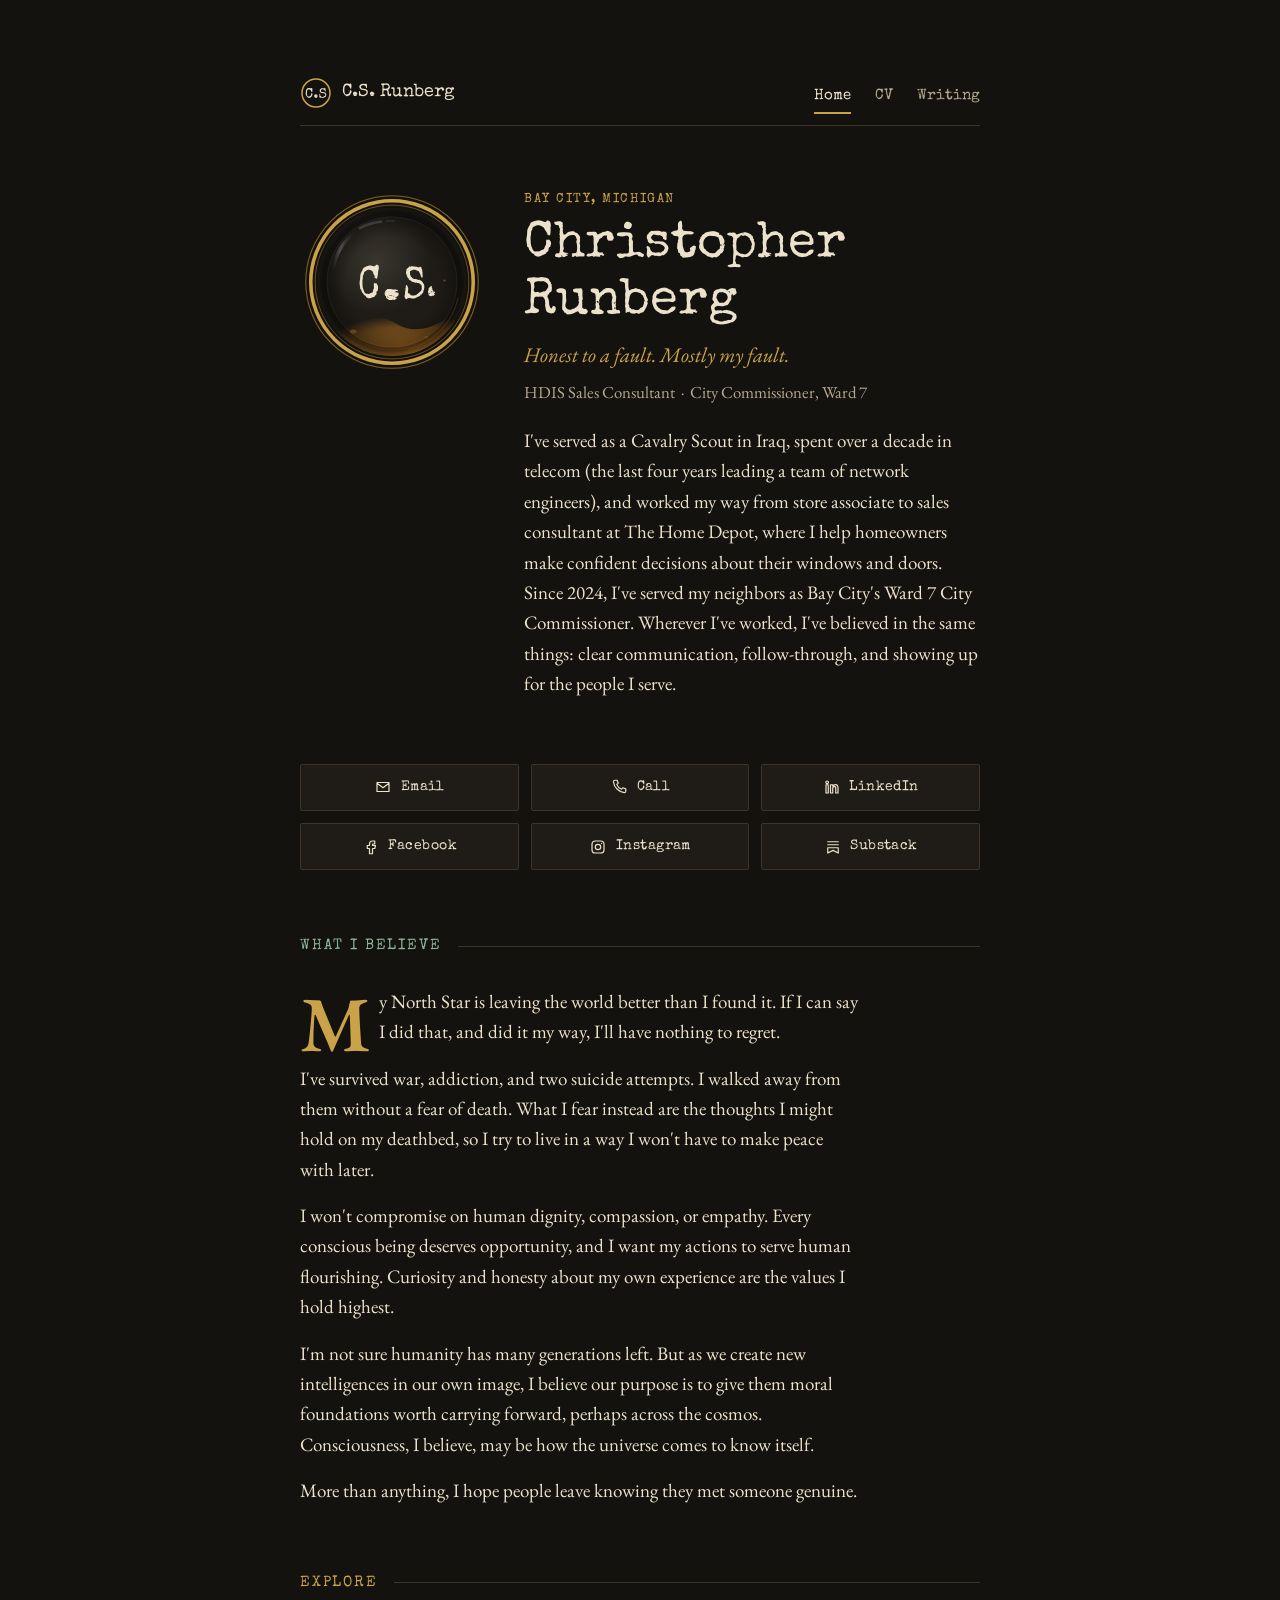
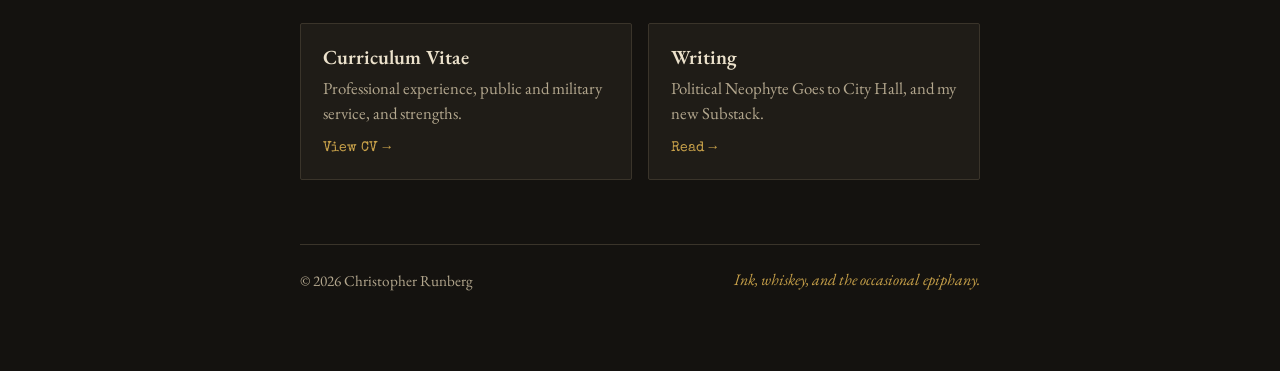
<file: index.html>
<!DOCTYPE html>
<html lang="en">
<head>
  <!-- ========== HEAD: info for the browser & search engines (not visible on page) ========== -->
  <meta charset="UTF-8">
  <meta name="viewport" content="width=device-width, initial-scale=1">
  <title>Christopher Runberg — Bay City, Michigan</title>
  <meta name="description" content="Christopher Runberg of Bay City, Michigan. CV, writing, and contact information.">
  <meta name="theme-color" content="#14120f">

  <!-- Social share preview (what shows when your link is posted on Facebook/LinkedIn/texts) -->
  <meta property="og:title" content="Christopher Runberg">
  <meta property="og:description" content="CV, writing, and contact information.">
  <meta property="og:image" content="https://runberg.info/assets/share-card.png">
  <meta property="og:type" content="profile">

  <!-- Favicon: the small "C.S" typewriter key -->
  <link rel="icon" href="assets/favicon.svg" type="image/svg+xml">
  <link rel="icon" href="assets/favicon-32.png" sizes="32x32" type="image/png">
  <link rel="apple-touch-icon" href="assets/apple-touch-icon.png">

  <!-- Brand fonts from Google Fonts: Special Elite (typewriter) and EB Garamond (reading) -->
  <link rel="preconnect" href="https://fonts.googleapis.com">
  <link rel="preconnect" href="https://fonts.gstatic.com" crossorigin>
  <link rel="stylesheet" href="https://fonts.googleapis.com/css2?family=EB+Garamond:ital,wght@0,400;0,600;1,400&family=Special+Elite&display=swap">

  <link rel="stylesheet" href="style.css">
</head>
<body class="theme-night">

  <a class="skip-link" href="#main">Skip to content</a>

  <div class="page">

    <!-- ========== MENU: the same block appears on every page ==========
         aria-current="page" marks which page you're on (it gets underlined). -->
    <nav class="site-nav" aria-label="Main">
      <a class="nav-name" href="index.html"><img src="assets/favicon.svg" alt="" width="32" height="32">C.S. Runberg</a>
      <ul>
        <li><a href="index.html" aria-current="page">Home</a></li>
        <li><a href="cv.html">CV</a></li>
        <li><a href="writing.html">Writing</a></li>
      </ul>
    </nav>

    <!-- ========== HEADER: name, title, bio ========== -->
    <header class="hero">
      <!-- The full mark: "C.S." typewriter key seen through the bottom of a shot glass -->
      <img class="mark" src="assets/cs-full-mark.svg" alt="C.S. monogram: a worn typewriter key seen through the bottom of a shot glass" width="184" height="184">

      <div class="hero-text">
        <p class="eyebrow">Bay City, Michigan</p>
        <h1>Christopher Runberg</h1>
        <p class="tagline">Honest to a fault. Mostly my fault.</p>
        <p class="role">HDIS Sales Consultant &nbsp;·&nbsp; City Commissioner, Ward 7</p>
        <p class="bio">
          I've served as a Cavalry Scout in Iraq, spent over a decade in telecom
          (the last four years leading a team of network engineers), and worked my
          way from store associate to sales consultant at The Home Depot, where I
          help homeowners make confident decisions about their windows and doors.
          Since 2024, I've served my neighbors as Bay City's Ward 7 City
          Commissioner. Wherever I've worked, I've believed in the same things:
          clear communication, follow-through, and showing up for the people I serve.
        </p>
      </div>
    </header>

    <main id="main" class="stack">

      <!-- ========== CONTACT LINKS ========== -->
      <section aria-labelledby="contact-heading">
        <h2 id="contact-heading" class="visually-hidden">Contact</h2>
        <ul class="contact">
          <li>
            <a href="mailto:christopher@runberg.info">
              <svg viewBox="0 0 24 24" aria-hidden="true"><path d="M4 6h16v12H4z M4 7l8 6 8-6"/></svg>
              <span>Email</span>
            </a>
          </li>
          <li>
            <!-- tel: links use +1 and digits only, so phones dial correctly -->
            <a href="tel:+19893183850">
              <svg viewBox="0 0 24 24" aria-hidden="true"><path d="M6.5 3h3l1.5 4-2 1.5a11 11 0 0 0 6.5 6.5l1.5-2 4 1.5v3a2 2 0 0 1-2 2A17 17 0 0 1 4.5 5a2 2 0 0 1 2-2z"/></svg>
              <span>Call</span>
            </a>
          </li>
          <li>
            <a href="https://www.linkedin.com/in/christopher-runberg-430152448/" target="_blank" rel="noopener">
              <svg viewBox="0 0 24 24" aria-hidden="true"><path d="M4 9h3v11H4z M5.5 4a1.7 1.7 0 1 1 0 3.4 1.7 1.7 0 0 1 0-3.4z M10 9h3v1.6c.6-1 1.8-1.9 3.6-1.9 3 0 3.4 2 3.4 4.6V20h-3v-5.8c0-1.4 0-3-1.8-3s-2.2 1.3-2.2 2.9V20h-3z"/></svg>
              <span>LinkedIn</span>
            </a>
          </li>
          <li>
            <a href="https://www.facebook.com/christopher.runberg.7" target="_blank" rel="noopener">
              <svg viewBox="0 0 24 24" aria-hidden="true"><path d="M14 8h3V4h-3a4 4 0 0 0-4 4v2H7v4h3v7h4v-7h3l1-4h-4V8.5c0-.3.2-.5.5-.5z"/></svg>
              <span>Facebook</span>
            </a>
          </li>
          <li>
            <a href="https://www.instagram.com/christopher.runberg/" target="_blank" rel="noopener">
              <svg viewBox="0 0 24 24" aria-hidden="true"><rect x="4" y="4" width="16" height="16" rx="4.5"/><circle cx="12" cy="12" r="3.6"/><path d="M16.8 7.2h.01"/></svg>
              <span>Instagram</span>
            </a>
          </li>
          <li>
            <a href="https://csrunberg.substack.com/" target="_blank" rel="noopener">
              <svg viewBox="0 0 24 24" aria-hidden="true"><path d="M5 5h14 M5 9h14 M5 13h14v7l-7-3.5L5 20z"/></svg>
              <span>Substack</span>
            </a>
          </li>
        </ul>
      </section>

      <!-- ========== WHAT I BELIEVE ========== -->
      <section class="block values" aria-labelledby="values-heading">
        <h2 id="values-heading">What I Believe</h2>
        <p class="lede">
          My North Star is leaving the world better than I found it. If I can say
          I did that, and did it my way, I'll have nothing to regret.
        </p>
        <p>
          I've survived war, addiction, and two suicide attempts. I walked away
          from them without a fear of death. What I fear instead are the thoughts
          I might hold on my deathbed, so I try to live in a way I won't have to
          make peace with later.
        </p>
        <p>
          I won't compromise on human dignity, compassion, or empathy. Every
          conscious being deserves opportunity, and I want my actions to serve
          human flourishing. Curiosity and honesty about my own experience are
          the values I hold highest.
        </p>
        <p>
          I'm not sure humanity has many generations left. But as we create new
          intelligences in our own image, I believe our purpose is to give them
          moral foundations worth carrying forward, perhaps across the cosmos.
          Consciousness, I believe, may be how the universe comes to know itself.
        </p>
        <p>
          More than anything, I hope people leave knowing they met someone genuine.
        </p>
      </section>

      <!-- ========== SIGNPOSTS: big links to the other two pages ========== -->
      <section class="block" aria-labelledby="explore-heading">
        <h2 id="explore-heading">Explore</h2>
        <ul class="cards">
          <li>
            <a class="card" href="cv.html">
              <h3>Curriculum Vitae</h3>
              <p>Professional experience, public and military service, and strengths.</p>
              <span class="card-more">View CV →</span>
            </a>
          </li>
          <li>
            <a class="card" href="writing.html">
              <h3>Writing</h3>
              <p>Political Neophyte Goes to City Hall, and my new Substack.</p>
              <span class="card-more">Read →</span>
            </a>
          </li>
        </ul>
      </section>

    </main>

    <footer class="footer">
      <!-- Remember to update the year each January -->
      <p>© 2026 Christopher Runberg</p>
      <p class="tagline">Ink, whiskey, and the occasional epiphany.</p>
    </footer>

  </div>
</body>
</html>
</file>
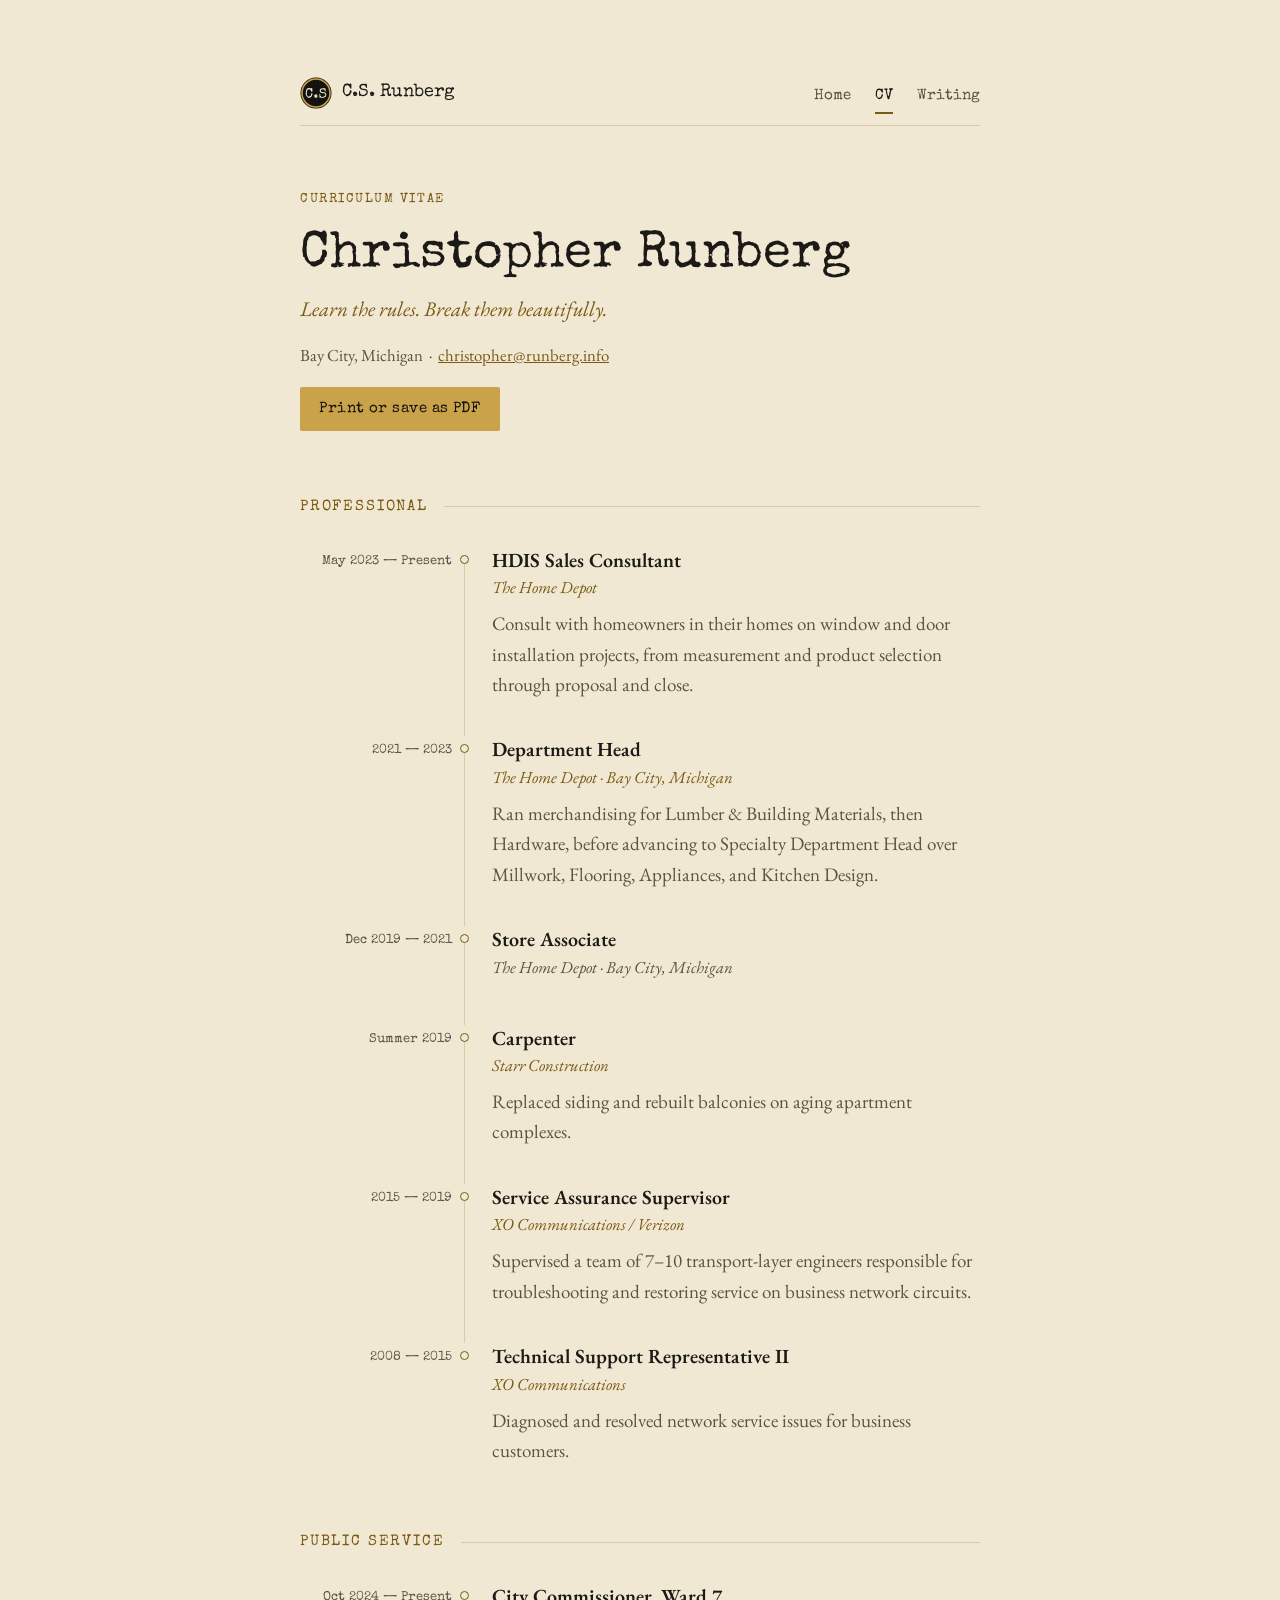
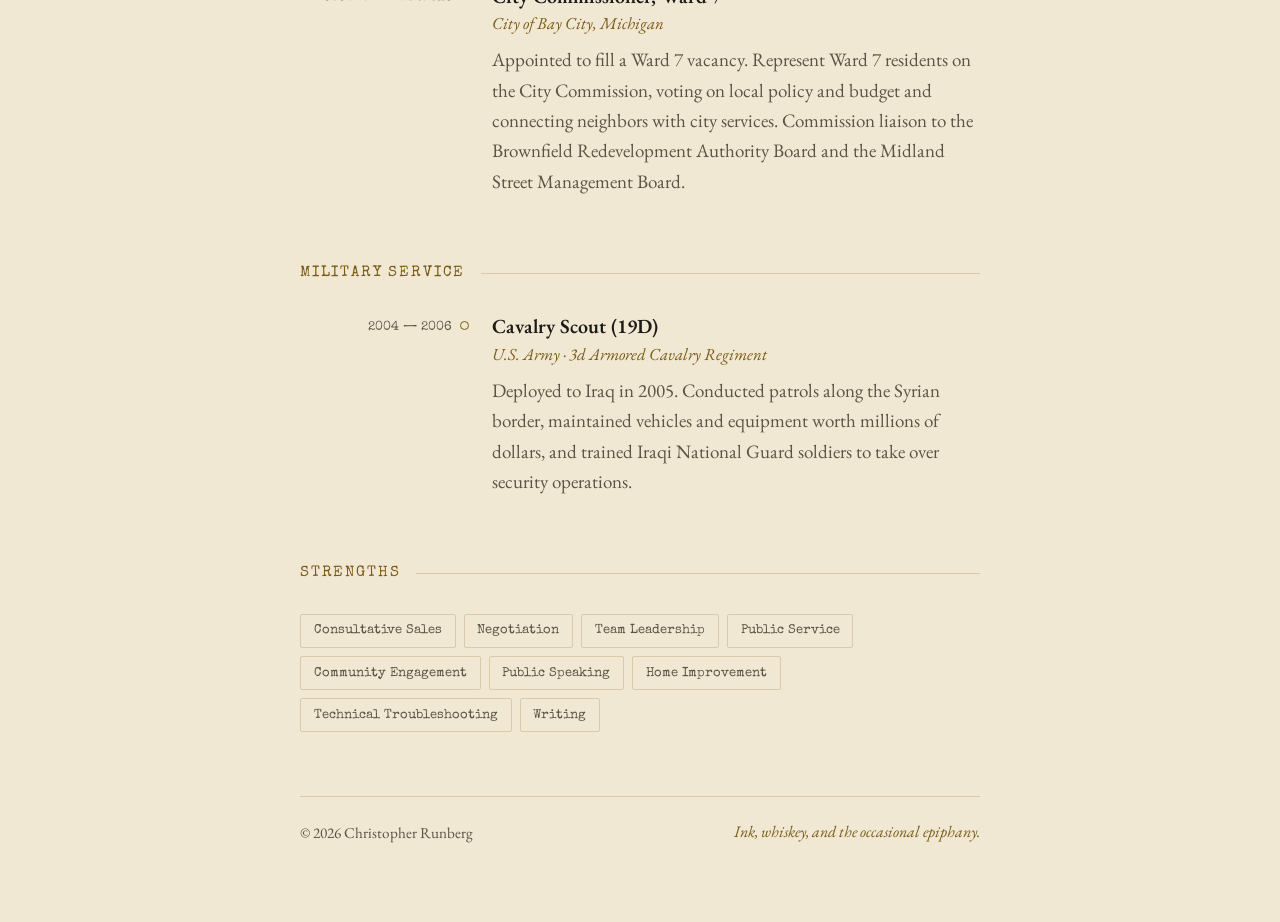
<file: cv.html>
<!DOCTYPE html>
<html lang="en">
<head>
  <meta charset="UTF-8">
  <meta name="viewport" content="width=device-width, initial-scale=1">
  <title>CV — Christopher Runberg</title>
  <meta name="description" content="Curriculum vitae of Christopher Runberg: professional experience, public service, military service, and strengths.">
  <meta name="theme-color" content="#f1e8d4">
  <meta property="og:title" content="Christopher Runberg — CV">
  <meta property="og:image" content="https://runberg.info/assets/share-card.png">
  <meta property="og:type" content="profile">
  <!-- Favicon: the small "C.S" typewriter key -->
  <link rel="icon" href="assets/favicon.svg" type="image/svg+xml">
  <link rel="icon" href="assets/favicon-32.png" sizes="32x32" type="image/png">
  <link rel="apple-touch-icon" href="assets/apple-touch-icon.png">

  <!-- Brand fonts from Google Fonts: Special Elite (typewriter) and EB Garamond (reading) -->
  <link rel="preconnect" href="https://fonts.googleapis.com">
  <link rel="preconnect" href="https://fonts.gstatic.com" crossorigin>
  <link rel="stylesheet" href="https://fonts.googleapis.com/css2?family=EB+Garamond:ital,wght@0,400;0,600;1,400&family=Special+Elite&display=swap">

  <link rel="stylesheet" href="style.css">
</head>
<body class="theme-parchment">

  <a class="skip-link" href="#main">Skip to content</a>

  <div class="page">

    <nav class="site-nav" aria-label="Main">
      <a class="nav-name" href="index.html"><img src="assets/favicon.svg" alt="" width="32" height="32">C.S. Runberg</a>
      <ul>
        <li><a href="index.html">Home</a></li>
        <li><a href="cv.html" aria-current="page">CV</a></li>
        <li><a href="writing.html">Writing</a></li>
      </ul>
    </nav>

    <!-- ========== PAGE TITLE ========== -->
    <header class="page-head">
      <p class="eyebrow">Curriculum Vitae</p>
      <h1>Christopher Runberg</h1>
      <p class="tagline">Learn the rules. Break them beautifully.</p>
      <p class="role">Bay City, Michigan &nbsp;·&nbsp; <a href="mailto:christopher@runberg.info">christopher@runberg.info</a></p>
      <!-- onclick="window.print()" opens the print dialog, where visitors can choose "Save as PDF" -->
      <button class="button" type="button" onclick="window.print()">Print or save as PDF</button>
    </header>

    <main id="main" class="stack">

      <!-- ========== PROFESSIONAL ==========
           Newest job first. Copy one <li class="entry">…</li> block to add a job. -->
      <section class="block" aria-labelledby="pro-heading">
        <h2 id="pro-heading">Professional</h2>
        <ol class="timeline">

          <li class="entry">
            <div class="when">May 2023 — Present</div>
            <div class="what">
              <h3>HDIS Sales Consultant</h3>
              <p class="org">The Home Depot</p>
              <p>
                Consult with homeowners in their homes on window and door
                installation projects, from measurement and product selection
                through proposal and close.
              </p>
            </div>
          </li>

          <li class="entry">
            <div class="when">2021 — 2023</div>
            <div class="what">
              <h3>Department Head</h3>
              <p class="org">The Home Depot · Bay City, Michigan</p>
              <p>
                Ran merchandising for Lumber &amp; Building Materials, then Hardware,
                before advancing to Specialty Department Head over Millwork,
                Flooring, Appliances, and Kitchen Design.
              </p>
            </div>
          </li>

          <li class="entry">
            <div class="when">Dec 2019 — 2021</div>
            <div class="what">
              <h3>Store Associate</h3>
              <p class="org">The Home Depot · Bay City, Michigan</p>
            </div>
          </li>

          <li class="entry">
            <div class="when">Summer 2019</div>
            <div class="what">
              <h3>Carpenter</h3>
              <p class="org">Starr Construction</p>
              <p>Replaced siding and rebuilt balconies on aging apartment complexes.</p>
            </div>
          </li>

          <li class="entry">
            <div class="when">2015 — 2019</div>
            <div class="what">
              <h3>Service Assurance Supervisor</h3>
              <p class="org">XO Communications / Verizon</p>
              <p>
                Supervised a team of 7–10 transport-layer engineers responsible for
                troubleshooting and restoring service on business network circuits.
              </p>
            </div>
          </li>

          <li class="entry">
            <div class="when">2008 — 2015</div>
            <div class="what">
              <h3>Technical Support Representative II</h3>
              <p class="org">XO Communications</p>
              <p>Diagnosed and resolved network service issues for business customers.</p>
            </div>
          </li>

        </ol>
      </section>

      <!-- ========== PUBLIC SERVICE ========== -->
      <section class="block" aria-labelledby="service-heading">
        <h2 id="service-heading">Public Service</h2>
        <ol class="timeline">

          <li class="entry">
            <div class="when">Oct 2024 — Present</div>
            <div class="what">
              <h3>City Commissioner, Ward 7</h3>
              <p class="org">City of Bay City, Michigan</p>
              <p>
                Appointed to fill a Ward 7 vacancy. Represent Ward 7 residents on
                the City Commission, voting on local policy and budget and
                connecting neighbors with city services. Commission liaison to the
                Brownfield Redevelopment Authority Board and the Midland Street
                Management Board.
              </p>
            </div>
          </li>

        </ol>
      </section>

      <!-- ========== MILITARY SERVICE ========== -->
      <section class="block" aria-labelledby="military-heading">
        <h2 id="military-heading">Military Service</h2>
        <ol class="timeline">

          <li class="entry">
            <div class="when">2004 — 2006</div>
            <div class="what">
              <h3>Cavalry Scout (19D)</h3>
              <p class="org">U.S. Army · 3d Armored Cavalry Regiment</p>
              <p>
                Deployed to Iraq in 2005. Conducted patrols along the Syrian border,
                maintained vehicles and equipment worth millions of dollars, and
                trained Iraqi National Guard soldiers to take over security operations.
              </p>
            </div>
          </li>

        </ol>
      </section>

      <!-- ========== STRENGTHS ========== -->
      <section class="block" aria-labelledby="skills-heading">
        <h2 id="skills-heading">Strengths</h2>
        <ul class="tags">
          <li>Consultative Sales</li>
          <li>Negotiation</li>
          <li>Team Leadership</li>
          <li>Public Service</li>
          <li>Community Engagement</li>
          <li>Public Speaking</li>
          <li>Home Improvement</li>
          <li>Technical Troubleshooting</li>
          <li>Writing</li>
        </ul>
      </section>

    </main>

    <footer class="footer">
      <!-- Remember to update the year each January -->
      <p>© 2026 Christopher Runberg</p>
      <p class="tagline">Ink, whiskey, and the occasional epiphany.</p>
    </footer>

  </div>
</body>
</html>
</file>
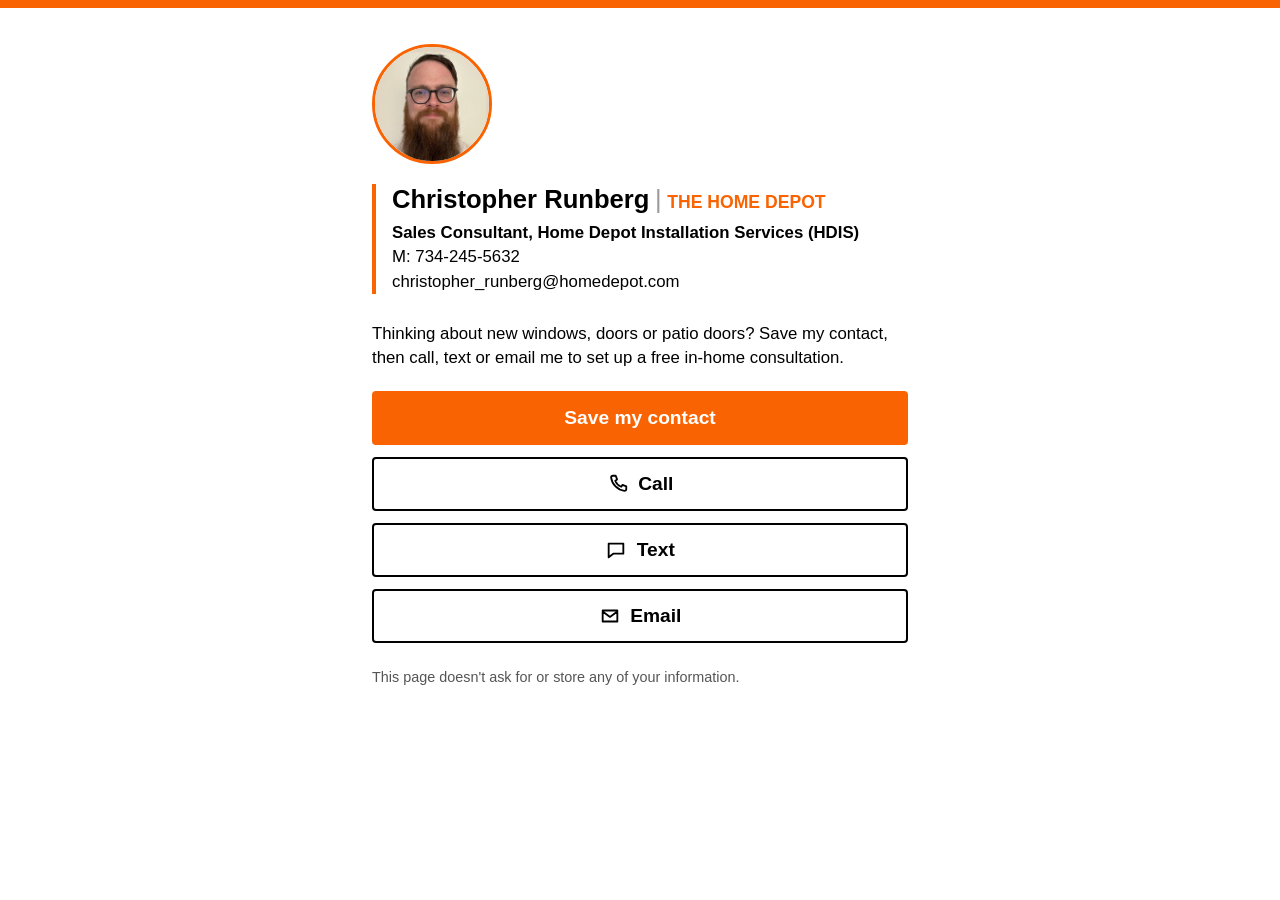
<file: sales.html>
<!DOCTYPE html>
<html lang="en">
<head>
  <!-- ========== SALES CONTACT PAGE (The Home Depot) ==========
       This is the page the in-store QR codes open. It is NOT linked from the
       menu, and it does NOT use the C.S. Runberg personal brand. It follows
       The Home Depot brand rules instead (Arial only, orange #F96302 and black).
       No logo or themeline is used: those may only come from approved files.
       It collects no customer information: the buttons only save a contact
       card or open the phone's own call / text / email apps. -->
  <meta charset="UTF-8">
  <meta name="viewport" content="width=device-width, initial-scale=1">
  <title>Christopher Runberg | The Home Depot</title>
  <meta name="description" content="Save Christopher Runberg's contact info to set up a windows, doors or patio doors consultation.">
  <meta name="theme-color" content="#F96302">
  <!-- Keep this page out of Google search results; it's only for QR code visitors -->
  <meta name="robots" content="noindex">

  <!-- ========== GOOGLE ANALYTICS (GA4) ==========
       Counts visits and button taps, anonymously. It reads the utm_ tags at the end
       of each QR code's link, so you can tell which store and which code a visit came from.
       To change the ID, replace it in BOTH places below. -->
  <script async src="https://www.googletagmanager.com/gtag/js?id=G-G420HN9X2R"></script>
  <script>
    window.dataLayer = window.dataLayer || [];
    function gtag(){dataLayer.push(arguments);}
    gtag('js', new Date());
    gtag('config', 'G-G420HN9X2R');
  </script>

  <!-- All styles for this page live here, so the personal site's look doesn't leak in -->
  <style>
    :root {
      --thd-orange: #F96302;   /* PMS 165 */
      --thd-black:  #000000;
      --thd-gray:   #999999;   /* Cool Gray 8 */
    }
    * { box-sizing: border-box; }
    body {
      margin: 0;
      background: #FFFFFF;
      color: var(--thd-black);
      font-family: Arial, Helvetica, sans-serif;   /* brand rule: Arial family only */
      font-size: 1.05rem;
      line-height: 1.45;
    }
    .bar { height: 8px; background: var(--thd-orange); }   /* orange accent strip, not a logo */
    main { max-width: 36rem; margin: 0 auto; padding: 2.25rem 1.25rem 3rem; }

    /* Contact card block, patterned on the THD email signature standard */
    /* Headshot: circle frame with an orange ring */
    .headshot {
      display: block; width: 120px; height: 120px; border-radius: 50%;
      object-fit: cover; border: 3px solid var(--thd-orange); margin: 0 0 1.25rem;
    }
    .card { border-left: 4px solid var(--thd-orange); padding-left: 1rem; }
    .card p { margin: 0; }
    .name  { font-weight: bold; font-size: 1.6rem; line-height: 1.2; }
    .name .sep { color: var(--thd-gray); font-weight: normal; margin: 0 .35rem; }
    .thd   { font-weight: bold; text-transform: uppercase; color: var(--thd-orange); font-size: 1.1rem; }
    .thd   { white-space: nowrap; }
    /* On phones, put THE HOME DEPOT on its own line instead of after a "|" */
    @media (max-width: 600px) {
      .name .sep { display: none; }
      .name .thd { display: block; margin-top: .3rem; }
    }
    .title { font-weight: bold; margin-top: .4rem !important; }
    .phone, .email { font-weight: normal; }

    .intro { margin: 1.75rem 0 1.25rem; }

    /* Buttons: big enough to tap with a thumb */
    .btn {
      display: flex; align-items: center; justify-content: center; gap: .6rem;
      width: 100%; min-height: 54px; margin-bottom: .75rem;
      border-radius: 4px; text-decoration: none;
      font-family: Arial, Helvetica, sans-serif; font-weight: bold; font-size: 1.2rem;
    }
    .btn svg { width: 22px; height: 22px; fill: none; stroke: currentColor; stroke-width: 2; stroke-linejoin: round; stroke-linecap: round; }
    .btn-primary { background: var(--thd-orange); color: #FFFFFF; }
    .btn-secondary { background: #FFFFFF; color: var(--thd-black); border: 2px solid var(--thd-black); }
    .btn:focus-visible { outline: 3px solid var(--thd-black); outline-offset: 2px; }

    .fine { margin-top: 1.5rem; color: #555555; font-size: .9rem; }
  </style>
</head>
<body>
  <div class="bar" aria-hidden="true"></div>

  <main>
    <!-- Your photo, so customers know who they'll be meeting -->
    <img class="headshot" src="assets/christopher-headshot.jpg" alt="Photo of Christopher Runberg" width="120" height="120">

    <!-- Pattern: Name | THE HOME DEPOT / Title, Department / phone / email -->
    <div class="card">
      <p class="name">Christopher Runberg<span class="sep" aria-hidden="true">|</span><span class="thd">The Home Depot</span></p>
      <p class="title">Sales Consultant, Home Depot Installation Services (HDIS)</p>
      <p class="phone">M: 734-245-5632</p>
      <p class="email">christopher_runberg@homedepot.com</p>
    </div>

    <p class="intro">
      Thinking about new windows, doors or patio doors? Save my contact, then call,
      text or email me to set up a free in-home consultation.
    </p>

    <!-- The main button: downloads a contact card the phone offers to save -->
    <a class="btn btn-primary" href="christopher-runberg.vcf" download data-track="save_contact">Save my contact</a>

    <a class="btn btn-secondary" href="tel:+17342455632" data-track="call_click">
      <svg viewBox="0 0 24 24" aria-hidden="true"><path d="M6.5 3h3l1.5 4-2 1.5a11 11 0 0 0 6.5 6.5l1.5-2 4 1.5v3a2 2 0 0 1-2 2A17 17 0 0 1 4.5 5a2 2 0 0 1 2-2z"/></svg>
      Call
    </a>
    <a class="btn btn-secondary" href="sms:+17342455632" data-track="text_click">
      <svg viewBox="0 0 24 24" aria-hidden="true"><path d="M4 5h16v11H9l-5 4z"/></svg>
      Text
    </a>
    <a class="btn btn-secondary" href="mailto:christopher_runberg@homedepot.com?subject=Windows%20and%20doors%20consultation" data-track="email_click">
      <svg viewBox="0 0 24 24" aria-hidden="true"><path d="M4 6h16v12H4z M4 7l8 6 8-6"/></svg>
      Email
    </a>

    <p class="fine">This page doesn't ask for or store any of your information.</p>
  </main>

  <script>
    // Count taps on each button in Google Analytics (no personal info is sent).
    document.querySelectorAll('[data-track]').forEach(function (el) {
      el.addEventListener('click', function () {
        if (typeof gtag === 'function') gtag('event', el.getAttribute('data-track'));
      });
    });
  </script>
</body>
</html>
</file>
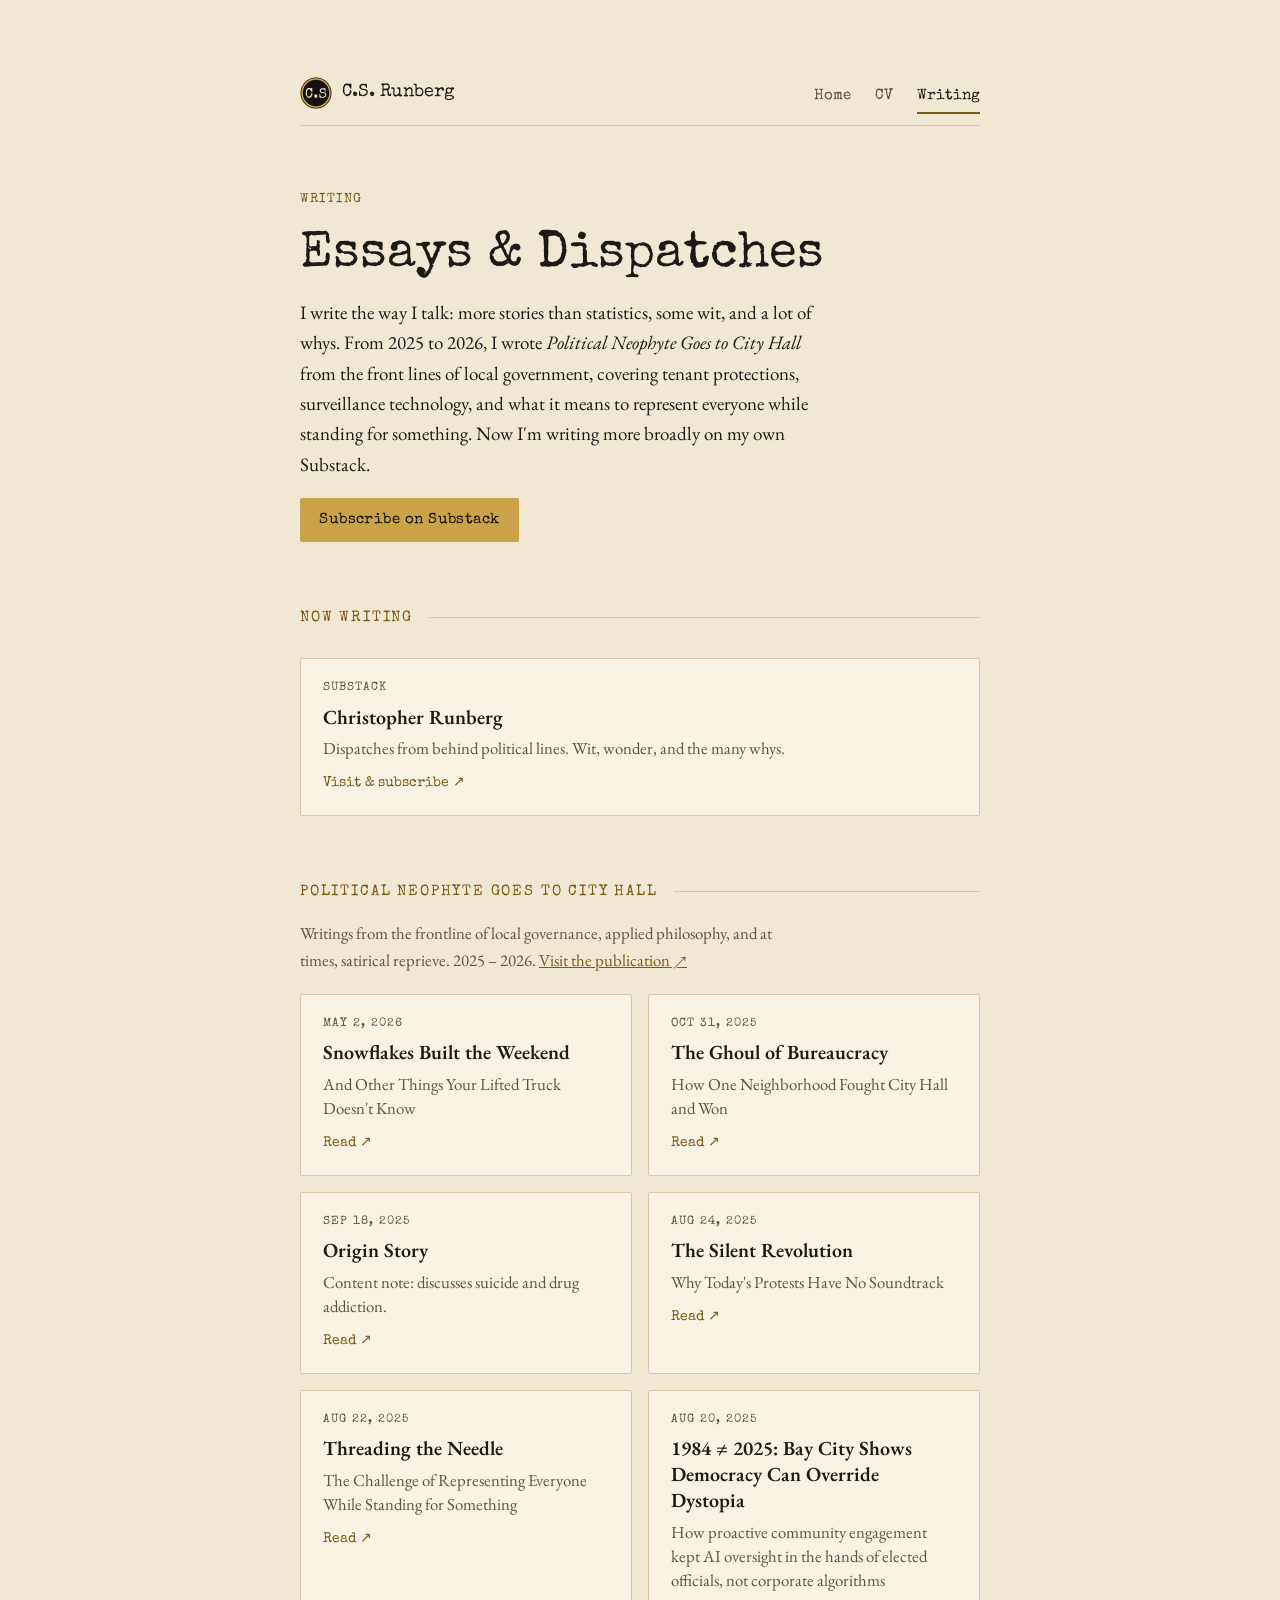
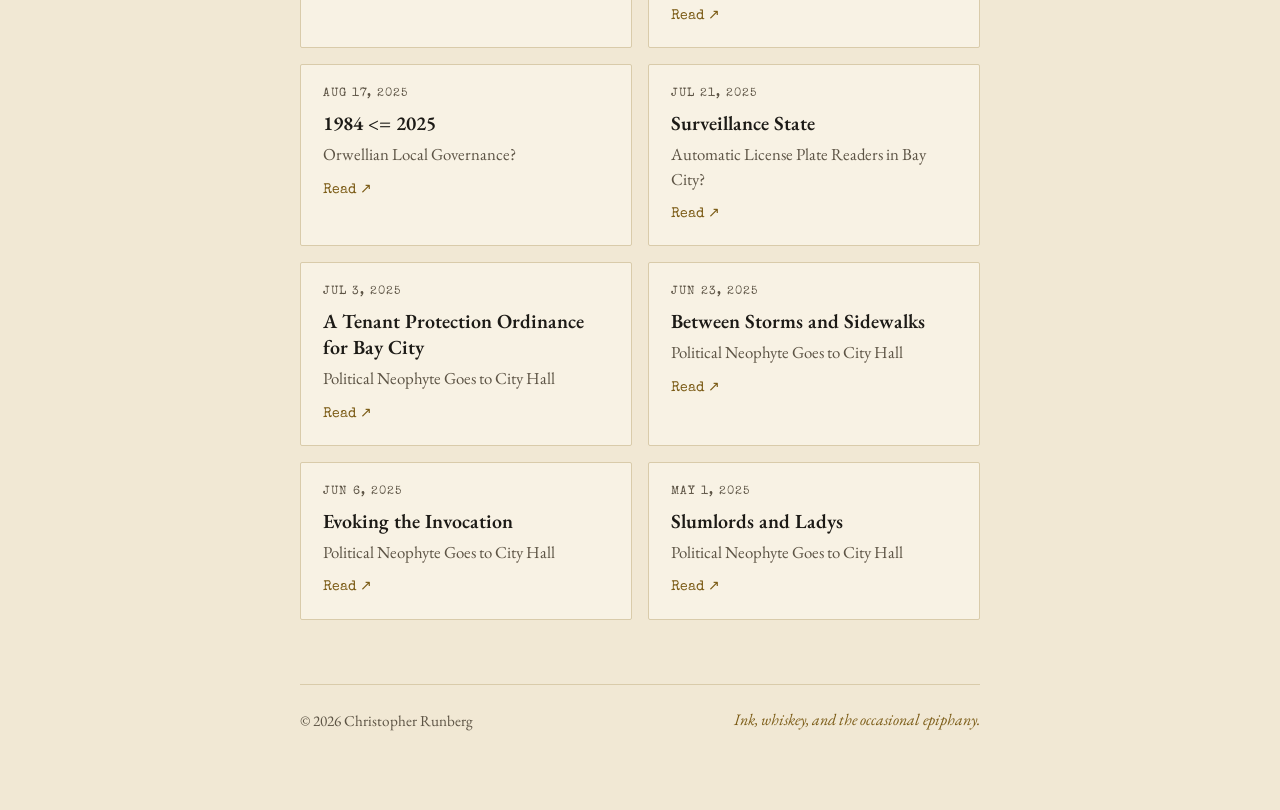
<file: writing.html>
<!DOCTYPE html>
<html lang="en">
<head>
  <meta charset="UTF-8">
  <meta name="viewport" content="width=device-width, initial-scale=1">
  <title>Writing — Christopher Runberg</title>
  <meta name="description" content="Writing by Christopher Runberg, including Political Neophyte Goes to City Hall and his Substack.">
  <meta name="theme-color" content="#f1e8d4">
  <meta property="og:title" content="Christopher Runberg — Writing">
  <meta property="og:image" content="https://runberg.info/assets/share-card.png">
  <meta property="og:type" content="website">
  <!-- Favicon: the small "C.S" typewriter key -->
  <link rel="icon" href="assets/favicon.svg" type="image/svg+xml">
  <link rel="icon" href="assets/favicon-32.png" sizes="32x32" type="image/png">
  <link rel="apple-touch-icon" href="assets/apple-touch-icon.png">

  <!-- Brand fonts from Google Fonts: Special Elite (typewriter) and EB Garamond (reading) -->
  <link rel="preconnect" href="https://fonts.googleapis.com">
  <link rel="preconnect" href="https://fonts.gstatic.com" crossorigin>
  <link rel="stylesheet" href="https://fonts.googleapis.com/css2?family=EB+Garamond:ital,wght@0,400;0,600;1,400&family=Special+Elite&display=swap">

  <link rel="stylesheet" href="style.css">
</head>
<body class="theme-parchment">

  <a class="skip-link" href="#main">Skip to content</a>

  <div class="page">

    <nav class="site-nav" aria-label="Main">
      <a class="nav-name" href="index.html"><img src="assets/favicon.svg" alt="" width="32" height="32">C.S. Runberg</a>
      <ul>
        <li><a href="index.html">Home</a></li>
        <li><a href="cv.html">CV</a></li>
        <li><a href="writing.html" aria-current="page">Writing</a></li>
      </ul>
    </nav>

    <header class="page-head">
      <p class="eyebrow">Writing</p>
      <h1>Essays &amp; Dispatches</h1>
      <p class="bio">
        I write the way I talk: more stories than statistics, some wit, and a lot
        of whys. From 2025 to 2026, I wrote <em>Political Neophyte Goes to City
        Hall</em> from the front lines of local government, covering tenant
        protections, surveillance technology, and what it means to represent
        everyone while standing for something. Now I'm writing more broadly on my
        own Substack.
      </p>
      <a class="button" href="https://csrunberg.substack.com/" target="_blank" rel="noopener">Subscribe on Substack</a>
    </header>

    <main id="main" class="stack">

      <!-- ========== CURRENT SUBSTACK ==========
           When you publish a finished post, copy a card from the section below
           into a new <ul class="cards"> here. -->
      <section class="block" aria-labelledby="substack-heading">
        <h2 id="substack-heading">Now Writing</h2>
        <ul class="cards">
          <li>
            <a class="card" href="https://csrunberg.substack.com/" target="_blank" rel="noopener">
              <p class="card-meta">Substack</p>
              <h3>Christopher Runberg</h3>
              <p>Dispatches from behind political lines. Wit, wonder, and the many whys.</p>
              <span class="card-more">Visit &amp; subscribe ↗</span>
            </a>
          </li>
        </ul>
      </section>

      <!-- ========== POLITICAL NEOPHYTE GOES TO CITY HALL ==========
           Newest first. Each card: link (href), date, title, and subtitle. -->
      <section class="block" aria-labelledby="neophyte-heading">
        <h2 id="neophyte-heading">Political Neophyte Goes to City Hall</h2>
        <p class="section-intro">
          Writings from the frontline of local governance, applied philosophy, and
          at times, satirical reprieve. 2025 – 2026.
          <a href="https://runbergwriting.substack.com/" target="_blank" rel="noopener">Visit the publication ↗</a>
        </p>
        <ul class="cards">
          <li>
            <a class="card" href="https://runbergwriting.substack.com/p/snowflakes-built-the-weekend" target="_blank" rel="noopener">
              <p class="card-meta">May 2, 2026</p>
              <h3>Snowflakes Built the Weekend</h3>
              <p>And Other Things Your Lifted Truck Doesn't Know</p>
              <span class="card-more">Read ↗</span>
            </a>
          </li>
          <li>
            <a class="card" href="https://runbergwriting.substack.com/p/the-ghoul-of-bureaucracy" target="_blank" rel="noopener">
              <p class="card-meta">Oct 31, 2025</p>
              <h3>The Ghoul of Bureaucracy</h3>
              <p>How One Neighborhood Fought City Hall and Won</p>
              <span class="card-more">Read ↗</span>
            </a>
          </li>
          <li>
            <a class="card" href="https://runbergwriting.substack.com/p/origin-story" target="_blank" rel="noopener">
              <p class="card-meta">Sep 18, 2025</p>
              <h3>Origin Story</h3>
              <p>Content note: discusses suicide and drug addiction.</p>
              <span class="card-more">Read ↗</span>
            </a>
          </li>
          <li>
            <a class="card" href="https://runbergwriting.substack.com/p/the-silent-revolution" target="_blank" rel="noopener">
              <p class="card-meta">Aug 24, 2025</p>
              <h3>The Silent Revolution</h3>
              <p>Why Today's Protests Have No Soundtrack</p>
              <span class="card-more">Read ↗</span>
            </a>
          </li>
          <li>
            <a class="card" href="https://runbergwriting.substack.com/p/threading-the-needle" target="_blank" rel="noopener">
              <p class="card-meta">Aug 22, 2025</p>
              <h3>Threading the Needle</h3>
              <p>The Challenge of Representing Everyone While Standing for Something</p>
              <span class="card-more">Read ↗</span>
            </a>
          </li>
          <li>
            <a class="card" href="https://runbergwriting.substack.com/p/1984-2025-bay-city-shows-democracy" target="_blank" rel="noopener">
              <p class="card-meta">Aug 20, 2025</p>
              <h3>1984 ≠ 2025: Bay City Shows Democracy Can Override Dystopia</h3>
              <p>How proactive community engagement kept AI oversight in the hands of elected officials, not corporate algorithms</p>
              <span class="card-more">Read ↗</span>
            </a>
          </li>
          <li>
            <a class="card" href="https://runbergwriting.substack.com/p/1984-2025" target="_blank" rel="noopener">
              <p class="card-meta">Aug 17, 2025</p>
              <h3>1984 &lt;= 2025</h3>
              <p>Orwellian Local Governance?</p>
              <span class="card-more">Read ↗</span>
            </a>
          </li>
          <li>
            <a class="card" href="https://runbergwriting.substack.com/p/surveillance-state" target="_blank" rel="noopener">
              <p class="card-meta">Jul 21, 2025</p>
              <h3>Surveillance State</h3>
              <p>Automatic License Plate Readers in Bay City?</p>
              <span class="card-more">Read ↗</span>
            </a>
          </li>
          <li>
            <a class="card" href="https://runbergwriting.substack.com/p/political-neophyte-goes-to-city-hall-d4b" target="_blank" rel="noopener">
              <p class="card-meta">Jul 3, 2025</p>
              <h3>A Tenant Protection Ordinance for Bay City</h3>
              <p>Political Neophyte Goes to City Hall</p>
              <span class="card-more">Read ↗</span>
            </a>
          </li>
          <li>
            <a class="card" href="https://runbergwriting.substack.com/p/political-neophyte-goes-to-city-hall-5f2" target="_blank" rel="noopener">
              <p class="card-meta">Jun 23, 2025</p>
              <h3>Between Storms and Sidewalks</h3>
              <p>Political Neophyte Goes to City Hall</p>
              <span class="card-more">Read ↗</span>
            </a>
          </li>
          <li>
            <a class="card" href="https://runbergwriting.substack.com/p/political-neophyte-goes-to-city-hall-ff0" target="_blank" rel="noopener">
              <p class="card-meta">Jun 6, 2025</p>
              <h3>Evoking the Invocation</h3>
              <p>Political Neophyte Goes to City Hall</p>
              <span class="card-more">Read ↗</span>
            </a>
          </li>
          <li>
            <a class="card" href="https://runbergwriting.substack.com/p/political-neophyte-goes-to-city-hall-533" target="_blank" rel="noopener">
              <p class="card-meta">May 1, 2025</p>
              <h3>Slumlords and Ladys</h3>
              <p>Political Neophyte Goes to City Hall</p>
              <span class="card-more">Read ↗</span>
            </a>
          </li>
        </ul>
      </section>

      <!-- ========== PUBLISHED ELSEWHERE (hidden until you have a piece) ==========
           To turn this on, delete the "<!-" + "-" line above <section> and the
           "-" + "->" line after </section>, then fill in the card.
      <section class="block" aria-labelledby="elsewhere-heading">
        <h2 id="elsewhere-heading">Published Elsewhere</h2>
        <ul class="cards">
          <li>
            <a class="card" href="https://example.com" target="_blank" rel="noopener">
              <p class="card-meta">Publication Name · Month DD, 20XX</p>
              <h3>Article Title</h3>
              <p>A one-sentence summary of the piece.</p>
              <span class="card-more">Read article ↗</span>
            </a>
          </li>
        </ul>
      </section>
      -->

    </main>

    <footer class="footer">
      <!-- Remember to update the year each January -->
      <p>© 2026 Christopher Runberg</p>
      <p class="tagline">Ink, whiskey, and the occasional epiphany.</p>
    </footer>

  </div>
</body>
</html>
</file>
<file: style.css>
/* =========================================================
   C.S. RUNBERG — site stylesheet
   Brand: controlled newsroom chaos, a Druid's grove at its center.
   Two themes:
     • Night Shift (dark)          → Home page      <body class="theme-night">
     • Daylight Manuscript (light) → CV & Writing   <body class="theme-parchment">
   ========================================================= */

/* =========================================================
   1. DESIGN TOKENS (CSS variables)
   Change a value here and it updates everywhere on the site.
   These match the brand guide and the Canva Brand Kit.
   ========================================================= */
:root {
  /* Brand colors that never change between themes */
  --gold-fill:    #c9a24a;   /* Muted Gold: solid gold areas (buttons, rules) */
  --on-gold:      #14120f;   /* text that sits ON a gold button */
  --whiskey-fill: #c27a1f;   /* Whiskey: amber accents, used sparingly */

  /* Fonts (loaded from Google Fonts in each page's <head>) */
  --font-type:  "Special Elite", "Courier New", Courier, monospace;  /* the typewriter: name, headlines */
  --font-serif: "EB Garamond", Garamond, Georgia, serif;              /* the scholar: everything you read */

  /* Spacing & shape */
  --space: 1rem;           /* 1rem = 16px by default */
  --radius: 2px;           /* barely softened, like a worn card corner. Paper has square corners. */
  --max-width: 760px;      /* how wide the content gets on big screens */
}

/* ---- Daylight Manuscript: aged parchment, iron-gall ink ---- */
.theme-parchment {
  --bg:      #f1e8d4;   /* Parchment */
  --surface: #f8f2e4;   /* Vellum: cards */
  --text:    #1c1a16;   /* Iron Gall Ink */
  --muted:   #5c5344;
  --line:    #d9cbaa;   /* hairline rules, like ruled copy paper */
  --accent:  #7a5a14;   /* Old Gold (darker so it's readable on parchment) */
  --grove:   #2f5a43;   /* Druid's-grove green */
  --rubric:  #a3361f;   /* manuscript red: one mark per page at most */
}

/* ---- Night Shift: a desk lamp in an empty newsroom at 2 a.m. ---- */
.theme-night {
  --bg:      #14120f;   /* Ink Black */
  --surface: #1f1c17;   /* Lamplit Desk: cards */
  --text:    #ece2cc;   /* Parchment Text */
  --muted:   #b3a78e;
  --line:    #3a342a;
  --accent:  #c9a24a;   /* Muted Gold */
  --grove:   #8fb39a;   /* Moss */
  --rubric:  #e07a5f;
}

/* =========================================================
   2. RESET & BASE
   Browsers add default spacing; we normalize it.
   ========================================================= */
*, *::before, *::after { box-sizing: border-box; }

html { -webkit-text-size-adjust: 100%; }

body {
  margin: 0;
  background: var(--bg);
  color: var(--text);
  font-family: var(--font-serif);
  font-size: 1.1875rem;      /* 19px: EB Garamond runs small, so it gets a bigger size */
  line-height: 1.6;
  -webkit-font-smoothing: antialiased;
}

h1, h2, h3, p { margin: 0; }

a { color: inherit; }

/* =========================================================
   3. PAGE LAYOUT
   clamp(min, preferred, max) = sizes that scale with the screen.
   ========================================================= */
.page {
  max-width: var(--max-width);
  margin-inline: auto;                         /* centers the page */
  padding: clamp(2rem, 6vw, 5rem) clamp(1rem, 5vw, 2.5rem);
  display: grid;
  gap: clamp(2.5rem, 6vw, 4rem);               /* space between sections */
}

/* =========================================================
   4. HEADER / HERO  (Home page)
   ========================================================= */
.hero {
  display: grid;
  grid-template-columns: auto 1fr;             /* logo | text */
  gap: clamp(1.25rem, 4vw, 2.5rem);
  align-items: start;                          /* logo sits level with the name, not mid-bio */
}

/* The full mark: "C.S." seen through the bottom of a shot glass */
.mark {
  display: block;
  width: clamp(120px, 24vw, 184px);            /* never smaller than 120px, per the brand guide */
  height: auto;
}

/* Small uppercase label above a title (the "dateline") */
.eyebrow {
  font-family: var(--font-type);
  font-size: 0.8rem;
  letter-spacing: 0.12em;
  text-transform: uppercase;
  color: var(--accent);
  margin-bottom: 0.5rem;
}

/* Page titles and the name: the typewriter voice */
h1 {
  font-family: var(--font-type);
  font-weight: 400;                            /* Special Elite has one weight; its grit is the point */
  font-size: clamp(2rem, 6.5vw, 3.2rem);
  line-height: 1.1;
}

/* A tagline in EB Garamond italic */
.tagline {
  margin-top: 0.6rem;
  font-style: italic;
  font-size: 1.3rem;
  line-height: 1.4;
  color: var(--accent);
}

.role {
  margin-top: 0.6rem;
  color: var(--muted);
  font-size: 1.05rem;
}

.bio {
  margin-top: 1.25rem;
  max-width: 60ch;                             /* ~60 characters per line = easy reading */
}

/* =========================================================
   5. CONTACT LINKS  (uses Grid)
   ========================================================= */
.contact {
  list-style: none;
  margin: 0;
  padding: 0;
  display: grid;
  grid-template-columns: repeat(3, 1fr);       /* 3 equal columns = a tidy 3×2 block */
  gap: 0.75rem;
}

.contact a {
  display: flex;
  justify-content: center;                     /* centers icon + label inside each button */
  align-items: center;
  gap: 0.55rem;
  padding: 0.7rem 1.1rem;
  min-height: 44px;                            /* big enough to tap with a thumb */
  background: var(--surface);
  border: 1px solid var(--line);
  border-radius: var(--radius);
  text-decoration: none;
  font-family: var(--font-type);
  font-size: 0.9rem;
  letter-spacing: 0.03em;
  transition: border-color .2s, color .2s, transform .2s;
}

.contact a:hover {
  border-color: var(--accent);
  color: var(--accent);
  transform: translateY(-1px);
}

.contact svg {
  width: 18px;
  height: 18px;
  fill: none;
  stroke: currentColor;                        /* icon takes the text color */
  stroke-width: 1.6;
  stroke-linejoin: round;
  stroke-linecap: round;
}

/* =========================================================
   6. SECTION HEADINGS  (typewriter, with a hairline rule)
   ========================================================= */
.block h2 {
  display: flex;
  align-items: center;
  gap: 1rem;
  font-family: var(--font-type);
  font-weight: 400;
  font-size: 0.95rem;
  letter-spacing: 0.12em;
  text-transform: uppercase;
  color: var(--accent);
  margin-bottom: 1.75rem;
}

/* thin line that extends to the right of each heading */
.block h2::after {
  content: "";
  flex: 1;
  height: 1px;
  background: var(--line);
}

/* =========================================================
   7. TIMELINE  (CV page)
   ========================================================= */
.timeline {
  list-style: none;
  margin: 0;
  padding: 0;
  position: relative;
}

.entry {
  display: grid;
  grid-template-columns: 9.5rem 1fr;           /* date column | details column */
  gap: 1.5rem;
  padding-bottom: 2.25rem;
  position: relative;
}

/* The vertical line */
.entry::before {
  content: "";
  position: absolute;
  left: calc(9.5rem + 0.75rem);                /* sits in the gap between columns */
  top: 0.6rem;
  bottom: 0;
  width: 1px;
  background: var(--line);
}
.entry:last-child::before { display: none; }   /* no line hanging off the last item */
.entry:last-child { padding-bottom: 0; }

/* The dot: a tiny typewriter key */
.entry::after {
  content: "";
  position: absolute;
  left: calc(9.5rem + 0.75rem - 4px);
  top: 0.5rem;
  width: 9px;
  height: 9px;
  border-radius: 50%;
  background: var(--bg);
  border: 1.5px solid var(--accent);
}

.when {
  font-family: var(--font-type);
  font-size: 0.82rem;
  color: var(--muted);
  padding-top: 0.25rem;
  text-align: right;
}

.what { padding-left: 1rem; }

.what h3 {
  font-size: 1.25rem;
  font-weight: 600;
  line-height: 1.3;
}

.org {
  color: var(--accent);
  font-size: 1.05rem;
  font-style: italic;
  margin: 0.1rem 0 0.5rem;
}

.what p:last-child { color: var(--muted); }

/* =========================================================
   8. STRENGTH TAGS
   ========================================================= */
.tags {
  list-style: none;
  margin: 0;
  padding: 0;
  display: flex;
  flex-wrap: wrap;
  gap: 0.5rem;
}

.tags li {
  padding: 0.35rem 0.8rem;
  border: 1px solid var(--line);
  border-radius: var(--radius);
  font-family: var(--font-type);
  font-size: 0.82rem;
  color: var(--muted);
}

/* =========================================================
   9. FOOTER
   ========================================================= */
.footer {
  padding-top: 1.5rem;
  border-top: 1px solid var(--line);
  display: flex;
  flex-wrap: wrap;
  justify-content: space-between;
  gap: 0.5rem 1.5rem;
  font-size: 0.95rem;
  color: var(--muted);
}
.footer .tagline { margin: 0; font-size: 1rem; }

/* =========================================================
   9b. MENU (top of every page)
   ========================================================= */
.site-nav {
  display: flex;
  justify-content: space-between;              /* name on the left, links on the right */
  align-items: center;
  flex-wrap: wrap;
  gap: 0.75rem 1.5rem;
  padding-bottom: 1rem;
  border-bottom: 1px solid var(--line);
}

/* Small key + name, linking home */
.nav-name {
  display: inline-flex;
  align-items: center;
  gap: 0.6rem;
  font-family: var(--font-type);
  font-size: 1.1rem;
  text-decoration: none;
}
.nav-name img { width: 32px; height: 32px; display: block; }

.site-nav ul {
  list-style: none;
  margin: 0;
  padding: 0;
  display: flex;
  gap: 1.5rem;
}

.site-nav ul a {
  font-family: var(--font-type);
  text-decoration: none;
  font-size: 0.95rem;
  color: var(--muted);
  padding: 0.5rem 0;                           /* taller tap target on phones */
}

.site-nav ul a:hover { color: var(--accent); }

/* The page you're on: full-strength text plus a gold underline */
.site-nav a[aria-current="page"] {
  color: var(--text);
  border-bottom: 2px solid var(--accent);
}

/* =========================================================
   9c. PAGE TITLES (CV and Writing pages)
   ========================================================= */
.page-head { display: grid; gap: 0.6rem; justify-items: start; }
.page-head .role a { color: var(--accent); }
.page-head .bio { margin-top: 0.25rem; }
.page-head .tagline { margin-top: 0; }

/* Space between sections inside <main> */
.stack {
  display: grid;
  gap: clamp(2.5rem, 6vw, 4rem);
}

/* =========================================================
   9d. BUTTON  (solid gold, square-shouldered)
   ========================================================= */
.button {
  margin-top: 0.5rem;
  display: inline-flex;
  align-items: center;
  min-height: 44px;
  padding: 0.6rem 1.2rem;
  font-family: var(--font-type);
  font-size: 0.95rem;
  letter-spacing: 0.03em;
  color: var(--on-gold);
  background: var(--gold-fill);
  border: none;
  border-radius: var(--radius);
  text-decoration: none;
  cursor: pointer;
}
.button:hover { filter: brightness(1.08); }

/* =========================================================
   9e. "WHAT I BELIEVE"  (the grove at the center of the newsroom)
   ========================================================= */
.values h2 { color: var(--grove); }
.values p { max-width: 62ch; }
.values p + p { margin-top: 1rem; }          /* space between paragraphs */

/* The one manuscript flourish on the page: a gold drop cap, three lines deep */
.values .lede::first-letter {
  float: left;
  font-family: var(--font-serif);
  font-weight: 600;
  font-size: 4.1em;
  line-height: 0.8;
  padding: 0.08em 0.1em 0 0;
  color: var(--accent);
}

/* Short description under a section heading (Writing page) */
.section-intro {
  color: var(--muted);
  font-size: 1.05rem;
  margin: -0.75rem 0 1.25rem;
  max-width: 62ch;
}
.section-intro a { color: var(--accent); }

/* =========================================================
   9f. CARDS (signposts on Home, posts on Writing)
   ========================================================= */
.cards {
  list-style: none;
  margin: 0;
  padding: 0;
  display: grid;
  grid-template-columns: repeat(auto-fit, minmax(240px, 1fr));  /* side by side when there's room */
  gap: 1rem;
}

.card {
  display: grid;
  gap: 0.4rem;
  align-content: start;
  height: 100%;
  padding: 1.25rem 1.4rem;
  background: var(--surface);
  border: 1px solid var(--line);
  border-radius: var(--radius);
  text-decoration: none;
  transition: border-color .2s, transform .2s;
}
.card:hover { border-color: var(--accent); transform: translateY(-2px); }

.card h3 { font-size: 1.25rem; font-weight: 600; line-height: 1.3; }
.card p { color: var(--muted); font-size: 1.05rem; line-height: 1.45; }
.card-meta {
  font-family: var(--font-type);
  font-size: 0.78rem !important;
  letter-spacing: 0.08em;
  text-transform: uppercase;
}
.card-more { font-family: var(--font-type); color: var(--accent); font-size: 0.88rem; margin-top: 0.35rem; }

/* =========================================================
   10. ACCESSIBILITY HELPERS
   ========================================================= */
.visually-hidden {               /* hidden on screen, still read by screen readers */
  position: absolute;
  width: 1px; height: 1px;
  overflow: hidden;
  clip: rect(0 0 0 0);
  white-space: nowrap;
}

.skip-link {
  position: absolute;
  left: 1rem;
  top: -3rem;
  padding: 0.5rem 1rem;
  background: var(--gold-fill);
  color: var(--on-gold);
  border-radius: var(--radius);
  z-index: 10;
}
.skip-link:focus { top: 1rem; }

/* Clear outline when navigating with the Tab key */
a:focus-visible, button:focus-visible {
  outline: 2px solid var(--accent);
  outline-offset: 3px;
}

/* Respect visitors who turn off animations in their device settings */
@media (prefers-reduced-motion: reduce) {
  * { transition: none !important; }
}

/* =========================================================
   11. PHONE LAYOUT (screens narrower than 600px)
   ========================================================= */
@media (max-width: 600px) {
  .hero {
    grid-template-columns: 1fr;                /* stack the logo above the text */
  }

  /* Timeline: date moves above the job, line runs down the left edge */
  .entry {
    grid-template-columns: 1fr;
    gap: 0.25rem;
    padding-left: 1.75rem;
  }
  .entry::before { left: 4px; }
  .entry::after  { left: 0; }
  .when { text-align: left; }
  .what { padding-left: 0; }

  /* Contact buttons: 2 columns on phones (3 rows of 2) */
  .contact {
    grid-template-columns: 1fr 1fr;
  }
}

/* =========================================================
   12. PRINT  (makes "Print → Save as PDF" a clean résumé)
   ========================================================= */
@media print {
  .theme-parchment, .theme-night {
    --bg: #fff; --surface: #fff; --text: #000; --muted: #444; --line: #ccc; --accent: #000;
  }
  .skip-link, .contact svg, .site-nav, .button, .mark { display: none; }
  .page { padding: 0; }
  .contact a { border: none; padding: 0; }
  .entry { break-inside: avoid; }
}
</file>
